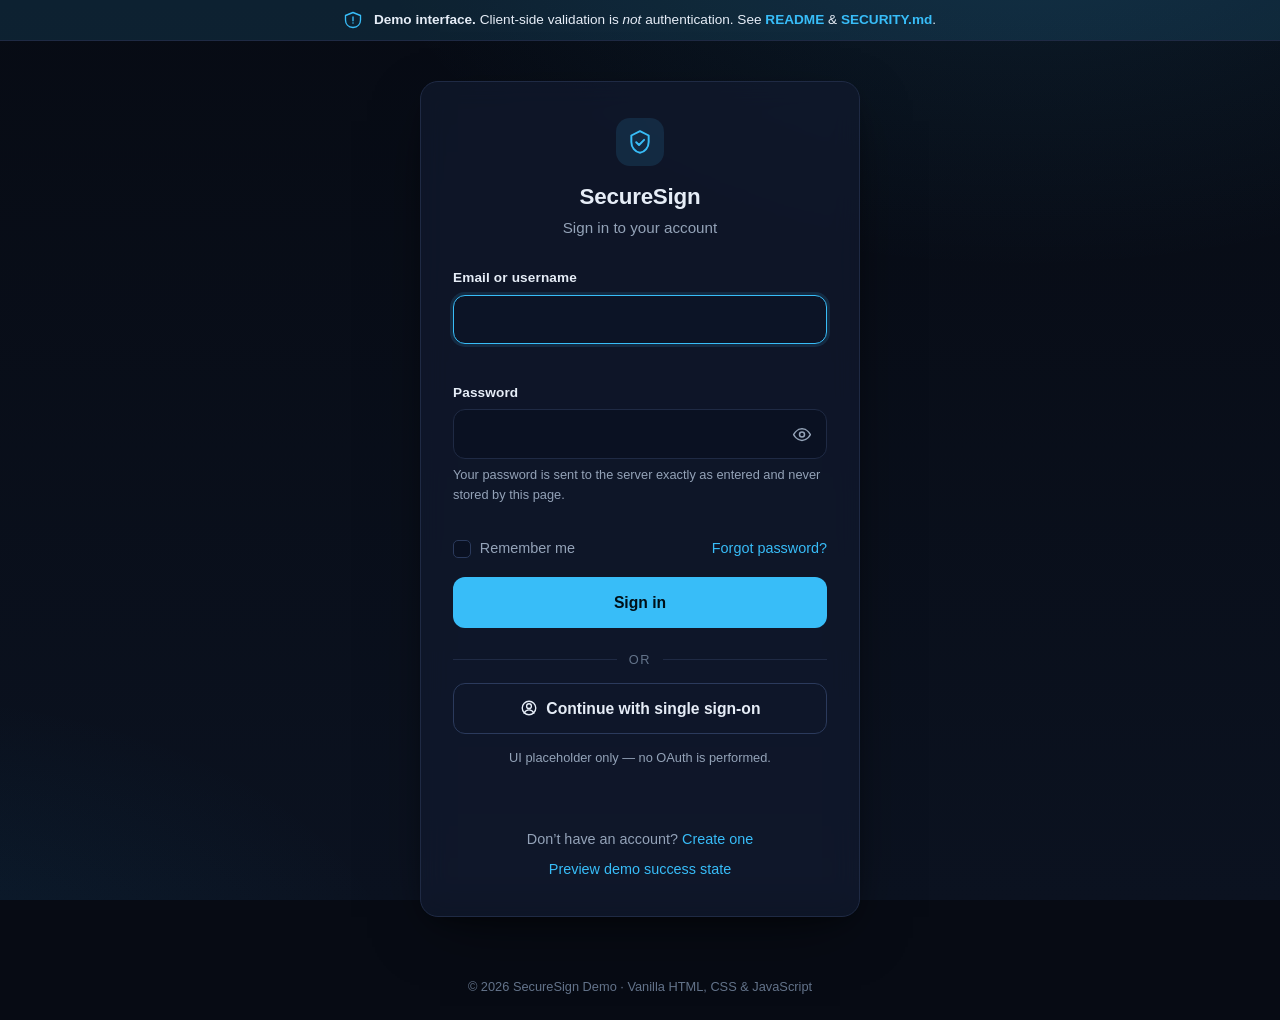
<file: src/index.html>
<!DOCTYPE html>
<html lang="en">

<head>
  <meta charset="UTF-8" />
  <meta name="viewport" content="width=device-width, initial-scale=1, viewport-fit=cover" />
  <meta name="color-scheme" content="dark" />
  <meta name="description"
    content="SecureSign — a modern, accessible, frontend-only login page demo built with vanilla HTML, CSS, and JavaScript." />
  <meta name="referrer" content="strict-origin-when-cross-origin" />
  <meta http-equiv="X-Content-Type-Options" content="nosniff" />

  <title>Sign in — SecureSign Demo</title>

  <link rel="stylesheet" href="./css/Styles.css" />
</head>

<body>
  <a class="skip-link" href="#login-form">
    Skip to sign-in form
  </a>

  <div class="demo-banner" role="note" aria-label="Demo notice">
    <svg class="demo-banner__icon" viewBox="0 0 24 24" aria-hidden="true" focusable="false">
      <path d="M12 2 2 6v6c0 5 3.5 9.5 10 10 6.5-.5 10-5 10-10V6L12 2Z" fill="none" stroke="currentColor"
        stroke-width="1.8" stroke-linejoin="round" />
      <path d="M12 8v5" stroke="currentColor" stroke-width="1.8" stroke-linecap="round" />
      <circle cx="12" cy="16" r="1" fill="currentColor" />
    </svg>

    <p>
      <strong>Demo interface.</strong>
      Client-side validation is <em>not</em> authentication.
      See
      <a href="../README.md">README</a>
      &amp;
      <a href="../SECURITY.md">SECURITY.md</a>.
    </p>
  </div>

  <main class="auth">
    <section class="card" aria-labelledby="login-title">

      <header class="brand">
        <span class="brand__mark" aria-hidden="true">
          <svg viewBox="0 0 24 24" focusable="false">
            <path d="M12 2 4 6v6c0 5 3.5 9.4 8 10 4.5-.6 8-5 8-10V6L12 2Z" fill="none" stroke="currentColor"
              stroke-width="1.8" stroke-linejoin="round" />
            <path d="m8.5 12.2 2.6 2.6L15.8 10" fill="none" stroke="currentColor" stroke-width="1.8"
              stroke-linecap="round" stroke-linejoin="round" />
          </svg>
        </span>

        <h1 id="login-title" class="brand__title">
          SecureSign
        </h1>

        <p class="brand__subtitle">
          Sign in to your account
        </p>
      </header>

      <form id="login-form" class="form" novalidate aria-describedby="form-status">

        <!-- Username / Email -->
        <div class="field">
          <label for="username" class="field__label">
            Email or username
          </label>

          <input id="username" name="username" type="text" class="field__input" autocomplete="username"
            spellcheck="false" autocapitalize="none" autocorrect="off" inputmode="email" required maxlength="254"
            aria-invalid="false" aria-describedby="username-error" />

          <p id="username-error" class="field__error" role="alert" aria-live="polite"></p>
        </div>

        <!-- Password -->
        <div class="field">
          <label for="password" class="field__label">
            Password
          </label>

          <div class="field__password">
            <input id="password" name="password" type="password" class="field__input" autocomplete="current-password"
              required maxlength="128" aria-invalid="false" aria-describedby="password-help password-error" />

            <button type="button" id="toggle-password" class="field__toggle" aria-label="Show password"
              aria-pressed="false" aria-controls="password">
              <svg class="icon icon--eye" viewBox="0 0 24 24" aria-hidden="true" focusable="false">
                <path d="M2 12s3.5-7 10-7 10 7 10 7-3.5 7-10 7S2 12 2 12Z" fill="none" stroke="currentColor"
                  stroke-width="1.8" stroke-linejoin="round" />
                <circle cx="12" cy="12" r="3" fill="none" stroke="currentColor" stroke-width="1.8" />
              </svg>

              <svg class="icon icon--eye-off" viewBox="0 0 24 24" aria-hidden="true" focusable="false">
                <path d="M3 3l18 18" stroke="currentColor" stroke-width="1.8" stroke-linecap="round" />
                <path
                  d="M10.6 6.2A10.7 10.7 0 0 1 12 6c6.5 0 10 7 10 7a17.6 17.6 0 0 1-3.2 4M6.6 6.6C3.7 8.5 2 12 2 12s3.5 7 10 7c1.8 0 3.4-.5 4.8-1.2"
                  fill="none" stroke="currentColor" stroke-width="1.8" stroke-linejoin="round" />
                <path d="M9.9 9.9a3 3 0 0 0 4.2 4.2" fill="none" stroke="currentColor" stroke-width="1.8" />
              </svg>
            </button>
          </div>

          <p id="password-help" class="field__help">
            Your password is sent to the server exactly as entered
            and never stored by this page.
          </p>

          <p id="password-error" class="field__error" role="alert" aria-live="polite"></p>
        </div>

        <!-- Remember / Forgot -->
        <div class="form__row">
          <label class="checkbox">
            <input type="checkbox" name="remember" id="remember" />

            <span class="checkbox__box" aria-hidden="true">
              <svg viewBox="0 0 24 24" focusable="false">
                <path d="m5 12 4 4 10-10" fill="none" stroke="currentColor" stroke-width="2.4" stroke-linecap="round"
                  stroke-linejoin="round" />
              </svg>
            </span>

            <span class="checkbox__label">
              Remember me
            </span>
          </label>

          <a href="#forgot" class="link" id="forgot-link">
            Forgot password?
          </a>
        </div>

        <!-- Submit -->
        <button type="submit" id="submit-btn" class="btn btn--primary">
          <span class="btn__label">
            Sign in
          </span>

          <span class="btn__spinner" aria-hidden="true"></span>
        </button>

        <!-- Divider -->
        <div class="divider" role="separator" aria-label="Or use another method">
          <span>or</span>
        </div>

        <!-- SSO -->
        <button type="button" id="sso-btn" class="btn btn--secondary" aria-describedby="sso-note">
          <span class="btn__icon" aria-hidden="true">
            <svg viewBox="0 0 24 24" focusable="false">
              <circle cx="12" cy="12" r="9" fill="none" stroke="currentColor" stroke-width="1.8" />
              <circle cx="12" cy="9.5" r="3.2" fill="none" stroke="currentColor" stroke-width="1.8" />
              <path d="M5.5 19c1.4-3 4-4.5 6.5-4.5s5.1 1.5 6.5 4.5" fill="none" stroke="currentColor" stroke-width="1.8"
                stroke-linecap="round" />
            </svg>
          </span>

          <span>
            Continue with single sign-on
          </span>
        </button>

        <p id="sso-note" class="field__help sso-note">
          UI placeholder only &mdash; no OAuth is performed.
        </p>

        <!-- Status -->
        <p id="form-status" class="status" role="status" aria-live="polite"></p>
      </form>

      <!-- Success panel -->
      <section id="success-panel" class="success-panel" role="status" aria-live="polite" hidden>
        <div class="success-panel__icon" aria-hidden="true">
          <svg viewBox="0 0 24 24" focusable="false">
            <path d="m5 12 4 4 10-10" fill="none" stroke="currentColor" stroke-width="2.4" stroke-linecap="round"
              stroke-linejoin="round" />
          </svg>
        </div>

        <h2 class="success-panel__title">
          Signed in (demo state)
        </h2>

        <p class="success-panel__text">
          No real session was created. In production this view
          would be reached only after the backend verified
          credentials over HTTPS.
        </p>

        <button type="button" id="reset-demo" class="btn btn--secondary">
          Reset demo
        </button>
      </section>

      <p class="footnote">
        Don&rsquo;t have an account?
        <a href="./signup.html" class="link">
          Create one
        </a>
      </p>

      <button type="button" id="demo-success" class="demo-preview"
        aria-label="Preview demo success state (UI only, not authentication)">
        Preview demo success state
      </button>
    </section>
  </main>

  <footer class="page-footer">
    <p>
      &copy; 2026 SecureSign Demo &middot;
      Vanilla HTML, CSS &amp; JavaScript
    </p>
  </footer>

  <script src="./js/app.js" defer></script>
</body>

</html>
</file>
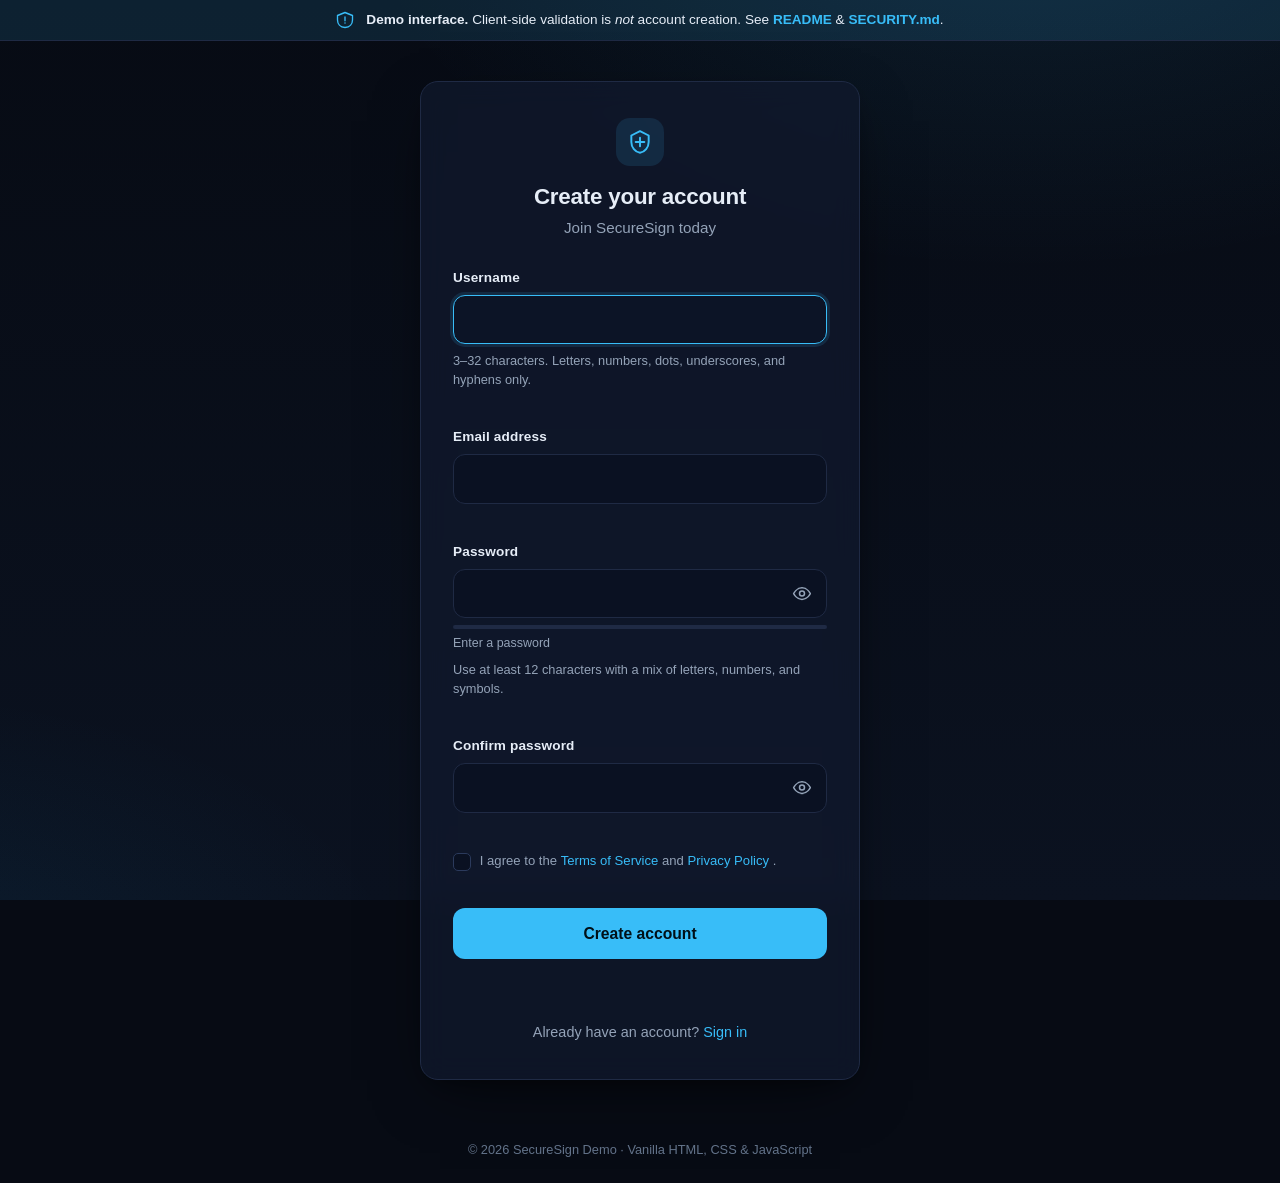
<file: src/signup.html>
<!DOCTYPE html>
<html lang="en">

<head>
  <meta charset="UTF-8" />
  <meta name="viewport" content="width=device-width, initial-scale=1, viewport-fit=cover" />
  <meta name="color-scheme" content="dark" />
  <meta name="description"
    content="SecureSign — a modern, accessible, frontend-only account creation demo built with vanilla HTML, CSS, and JavaScript." />
  <meta name="referrer" content="strict-origin-when-cross-origin" />
  <meta http-equiv="X-Content-Type-Options" content="nosniff" />

  <title>Create account — SecureSign Demo</title>

  <link rel="stylesheet" href="./css/Styles.css" />
</head>

<body>

  <a class="skip-link" href="#signup-form">
    Skip to sign-up form
  </a>


  <!-- Demo Notice -->

  <div class="demo-banner" role="note" aria-label="Demo notice">
    <svg class="demo-banner__icon" viewBox="0 0 24 24" aria-hidden="true" focusable="false">
      <path d="M12 2 2 6v6c0 5 3.5 9.5 10 10 6.5-.5 10-5 10-10V6L12 2Z" fill="none" stroke="currentColor"
        stroke-width="1.8" stroke-linejoin="round" />

      <path d="M12 8v5" stroke="currentColor" stroke-width="1.8" stroke-linecap="round" />

      <circle cx="12" cy="16" r="1" fill="currentColor" />
    </svg>

    <p>
      <strong>Demo interface.</strong>
      Client-side validation is
      <em>not</em> account creation.
      See
      <a href="../README.md">README</a>
      &amp;
      <a href="../SECURITY.md">SECURITY.md</a>.
    </p>
  </div>


  <!-- Main -->

  <main class="auth">

    <section class="card" aria-labelledby="signup-title">

      <!-- Brand -->

      <header class="brand">

        <span class="brand__mark" aria-hidden="true">
          <svg viewBox="0 0 24 24" focusable="false">
            <path d="M12 2 4 6v6c0 5 3.5 9.4 8 10 4.5-.6 8-5 8-10V6L12 2Z" fill="none" stroke="currentColor"
              stroke-width="1.8" stroke-linejoin="round" />

            <path d="M12 8v8" fill="none" stroke="currentColor" stroke-width="1.8" stroke-linecap="round" />

            <path d="M8 12h8" fill="none" stroke="currentColor" stroke-width="1.8" stroke-linecap="round" />
          </svg>
        </span>

        <h1 id="signup-title" class="brand__title">
          Create your account
        </h1>

        <p class="brand__subtitle">
          Join SecureSign today
        </p>

      </header>


      <!-- Sign Up Form -->

      <form id="signup-form" class="form" novalidate aria-describedby="form-status">


        <!-- Username -->

        <div class="field">

          <label for="username" class="field__label">
            Username
          </label>

          <input id="username" name="username" type="text" class="field__input" autocomplete="username"
            spellcheck="false" autocapitalize="none" autocorrect="off" required minlength="3" maxlength="32"
            pattern="[A-Za-z0-9._-]+" aria-invalid="false" aria-describedby="username-help username-error" />

          <p id="username-help" class="field__help">
            3–32 characters. Letters, numbers, dots,
            underscores, and hyphens only.
          </p>

          <p id="username-error" class="field__error" role="alert" aria-live="polite"></p>

        </div>


        <!-- Email -->

        <div class="field">

          <label for="email" class="field__label">
            Email address
          </label>

          <input id="email" name="email" type="email" class="field__input" autocomplete="email" spellcheck="false"
            autocapitalize="none" autocorrect="off" inputmode="email" required maxlength="254" aria-invalid="false"
            aria-describedby="email-error" />

          <p id="email-error" class="field__error" role="alert" aria-live="polite"></p>

        </div>


        <!-- Password -->

        <div class="field">

          <label for="password" class="field__label">
            Password
          </label>

          <div class="field__password">

            <input id="password" name="password" type="password" class="field__input" autocomplete="new-password"
              required minlength="12" maxlength="128" aria-invalid="false"
              aria-describedby="password-help password-strength password-error" />

            <button type="button" id="toggle-password" class="field__toggle" aria-label="Show password"
              aria-pressed="false" aria-controls="password">

              <svg class="icon icon--eye" viewBox="0 0 24 24" aria-hidden="true" focusable="false">
                <path d="M2 12s3.5-7 10-7 10 7 10 7-3.5 7-10 7S2 12 2 12Z" fill="none" stroke="currentColor"
                  stroke-width="1.8" stroke-linejoin="round" />

                <circle cx="12" cy="12" r="3" fill="none" stroke="currentColor" stroke-width="1.8" />
              </svg>

              <svg class="icon icon--eye-off" viewBox="0 0 24 24" aria-hidden="true" focusable="false">
                <path d="M3 3l18 18" stroke="currentColor" stroke-width="1.8" stroke-linecap="round" />

                <path
                  d="M10.6 6.2A10.7 10.7 0 0 1 12 6c6.5 0 10 7 10 7a17.6 17.6 0 0 1-3.2 4M6.6 6.6C3.7 8.5 2 12 2 12s3.5 7 10 7c1.8 0 3.4-.5 4.8-1.2"
                  fill="none" stroke="currentColor" stroke-width="1.8" stroke-linejoin="round" />

                <path d="M9.9 9.9a3 3 0 0 0 4.2 4.2" fill="none" stroke="currentColor" stroke-width="1.8" />
              </svg>

            </button>

          </div>


          <!-- Password strength -->

          <div id="password-strength" class="password-strength" aria-live="polite">

            <div class="password-strength__bar" aria-hidden="true">
              <span class="password-strength__fill" id="password-strength-fill"></span>
            </div>

            <span class="password-strength__label" id="password-strength-label">
              Enter a password
            </span>

          </div>


          <p id="password-help" class="field__help">
            Use at least 12 characters with a mix of
            letters, numbers, and symbols.
          </p>

          <p id="password-error" class="field__error" role="alert" aria-live="polite"></p>

        </div>


        <!-- Confirm Password -->

        <div class="field">

          <label for="confirm-password" class="field__label">
            Confirm password
          </label>

          <div class="field__password">

            <input id="confirm-password" name="confirmPassword" type="password" class="field__input"
              autocomplete="new-password" required maxlength="128" aria-invalid="false"
              aria-describedby="confirm-password-error" />

            <button type="button" id="toggle-confirm-password" class="field__toggle" aria-label="Show password"
              aria-pressed="false" aria-controls="confirm-password">

              <svg class="icon icon--eye" viewBox="0 0 24 24" aria-hidden="true" focusable="false">
                <path d="M2 12s3.5-7 10-7 10 7 10 7-3.5 7-10 7S2 12 2 12Z" fill="none" stroke="currentColor"
                  stroke-width="1.8" stroke-linejoin="round" />

                <circle cx="12" cy="12" r="3" fill="none" stroke="currentColor" stroke-width="1.8" />
              </svg>

              <svg class="icon icon--eye-off" viewBox="0 0 24 24" aria-hidden="true" focusable="false">
                <path d="M3 3l18 18" stroke="currentColor" stroke-width="1.8" stroke-linecap="round" />

                <path
                  d="M10.6 6.2A10.7 10.7 0 0 1 12 6c6.5 0 10 7 10 7a17.6 17.6 0 0 1-3.2 4M6.6 6.6C3.7 8.5 2 12 2 12s3.5 7 10 7c1.8 0 3.4-.5 4.8-1.2"
                  fill="none" stroke="currentColor" stroke-width="1.8" stroke-linejoin="round" />

                <path d="M9.9 9.9a3 3 0 0 0 4.2 4.2" fill="none" stroke="currentColor" stroke-width="1.8" />
              </svg>

            </button>

          </div>

          <p id="confirm-password-error" class="field__error" role="alert" aria-live="polite"></p>

        </div>


        <!-- Terms -->

        <label class="checkbox checkbox--terms">

          <input type="checkbox" name="terms" id="terms" required aria-describedby="terms-error" />

          <span class="checkbox__box" aria-hidden="true">
            <svg viewBox="0 0 24 24" focusable="false">
              <path d="m5 12 4 4 10-10" fill="none" stroke="currentColor" stroke-width="2.4" stroke-linecap="round"
                stroke-linejoin="round" />
            </svg>
          </span>

          <span class="checkbox__label">
            I agree to the
            <a href="#terms" class="link">
              Terms of Service
            </a>
            and
            <a href="#privacy" class="link">
              Privacy Policy
            </a>.
          </span>

        </label>

        <p id="terms-error" class="field__error checkbox-error" role="alert" aria-live="polite"></p>


        <!-- Submit -->

        <button type="submit" id="submit-btn" class="btn btn--primary">

          <span class="btn__label">
            Create account
          </span>

          <span class="btn__spinner" aria-hidden="true"></span>

        </button>


        <!-- Status -->

        <p id="form-status" class="status" role="status" aria-live="polite"></p>

      </form>


      <!-- Success -->

      <section id="success-panel" class="success-panel" role="status" aria-live="polite" hidden>

        <div class="success-panel__icon" aria-hidden="true">
          <svg viewBox="0 0 24 24" focusable="false">
            <path d="m5 12 4 4 10-10" fill="none" stroke="currentColor" stroke-width="2.4" stroke-linecap="round"
              stroke-linejoin="round" />
          </svg>
        </div>

        <h2 class="success-panel__title">
          Account created (demo state)
        </h2>

        <p class="success-panel__text">
          No real account was created.
          In production, the backend would securely
          validate the information and create the account.
        </p>

        <button type="button" id="reset-demo" class="btn btn--secondary">
          Create another demo account
        </button>

      </section>


      <!-- Login -->

      <p class="footnote">
        Already have an account?
        <a href="./index.html" class="link">
          Sign in
        </a>
      </p>

    </section>

  </main>


  <!-- Footer -->

  <footer class="page-footer">
    <p>
      &copy; 2026 SecureSign Demo &middot;
      Vanilla HTML, CSS &amp; JavaScript
    </p>
  </footer>


  <script src="./js/signup.js" defer></script>

</body>

</html>
</file>
<file: src/css/Styles.css>
/* ============================================================
   SecureSign — Login Page
   Vanilla CSS3. No frameworks, no external assets.
   ============================================================ */


/* ---------- Tokens ---------- */

:root {
  /* Surfaces */
  --bg-0: #070b14;
  --bg-1: #0b1220;
  --bg-2: #111a2e;
  --bg-card: rgba(17, 26, 46, 0.72);
  --bg-input: #0a1122;

  --border: #1f2a44;
  --border-strong: #2b3a5c;

  /* Text */
  --text: #e6edf7;
  --text-muted: #94a3b8;
  --text-dim: #64748b;

  /* Brand */
  --accent: #38bdf8;
  --accent-strong: #0ea5e9;
  --accent-soft: rgba(56, 189, 248, 0.12);

  /* Status */
  --danger: #f87171;
  --danger-soft: rgba(248, 113, 113, 0.12);

  --success: #34d399;
  --success-soft: rgba(52, 211, 153, 0.12);

  --warning: #fbbf24;

  /* Sizing */
  --radius-sm: 6px;
  --radius: 12px;
  --radius-lg: 18px;

  --shadow:
    0 20px 60px -20px rgba(0, 0, 0, 0.65),
    0 8px 24px -12px rgba(0, 0, 0, 0.5);

  --transition: 180ms cubic-bezier(0.4, 0, 0.2, 1);

  /* Typography */
  --font-sans:
    -apple-system,
    BlinkMacSystemFont,
    "Segoe UI",
    Roboto,
    "Helvetica Neue",
    Arial,
    "Noto Sans",
    sans-serif;

  --font-mono:
    ui-monospace,
    SFMono-Regular,
    "SF Mono",
    Menlo,
    Consolas,
    monospace;
}


/* ---------- Base ---------- */

*,
*::before,
*::after {
  box-sizing: border-box;
}

html,
body {
  height: 100%;
}

html {
  scroll-behavior: smooth;
}

body {
  margin: 0;
  font-family: var(--font-sans);
  color: var(--text);

  background: var(--bg-0);

  background-image:
    radial-gradient(1100px 600px at 80% -10%,
      rgba(56, 189, 248, 0.10),
      transparent 60%),
    radial-gradient(900px 500px at -10% 110%,
      rgba(14, 165, 233, 0.08),
      transparent 60%),
    linear-gradient(180deg,
      var(--bg-0) 0%,
      var(--bg-1) 100%);

  background-attachment: fixed;

  -webkit-font-smoothing: antialiased;

  line-height: 1.5;

  display: flex;
  flex-direction: column;

  min-height: 100vh;
}

button,
input {
  font: inherit;
}

button {
  -webkit-tap-highlight-color: transparent;
}

a {
  color: var(--accent);
  text-decoration: none;
}

a:hover {
  color: var(--accent-strong);
  text-decoration: underline;
}

a:focus-visible {
  outline: 2px solid var(--accent);
  outline-offset: 2px;
  border-radius: 2px;
}


/* ---------- Skip link ---------- */

.skip-link {
  position: absolute;
  left: -9999px;
  top: 0;

  background: var(--accent);
  color: #001018;

  padding: .65rem 1rem;

  border-radius:
    0 0 var(--radius-sm) var(--radius-sm);

  font-weight: 600;

  z-index: 1000;
}

.skip-link:focus {
  left: 1rem;
  top: 1rem;
}


/* ---------- Demo banner ---------- */

.demo-banner {
  display: flex;
  gap: .75rem;

  align-items: center;
  justify-content: center;

  background: var(--accent-soft);

  color: var(--text);

  border-bottom: 1px solid var(--border);

  padding: .6rem 1rem;

  font-size: .85rem;

  text-align: center;
}

.demo-banner p {
  margin: 0;
}

.demo-banner a {
  color: var(--accent);
  font-weight: 600;
}

.demo-banner__icon {
  width: 18px;
  height: 18px;

  color: var(--accent);

  flex-shrink: 0;
}


/* ---------- Layout ---------- */

.auth {
  flex: 1;

  display: flex;

  align-items: center;
  justify-content: center;

  padding: 2.5rem 1rem;
}

.card {
  width: 100%;
  max-width: 440px;

  background: var(--bg-card);

  backdrop-filter: blur(14px);
  -webkit-backdrop-filter: blur(14px);

  border: 1px solid var(--border);

  border-radius: var(--radius-lg);

  padding: 2.25rem 2rem;

  box-shadow: var(--shadow);

  animation:
    cardIn 420ms cubic-bezier(0.16, 1, 0.3, 1) both;
}

@keyframes cardIn {
  from {
    opacity: 0;
    transform: translateY(12px) scale(.985);
  }

  to {
    opacity: 1;
    transform: translateY(0) scale(1);
  }
}


/* ---------- Brand ---------- */

.brand {
  text-align: center;
  margin-bottom: 1.75rem;
}

.brand__mark {
  display: inline-flex;

  width: 48px;
  height: 48px;

  border-radius: 14px;

  background: var(--accent-soft);
  color: var(--accent);

  align-items: center;
  justify-content: center;

  margin-bottom: .85rem;
}

.brand__mark svg {
  width: 26px;
  height: 26px;
}

.brand__title {
  margin: 0;

  font-size: 1.4rem;

  letter-spacing: -.01em;

  font-weight: 700;
}

.brand__subtitle {
  margin: .25rem 0 0;

  color: var(--text-muted);

  font-size: .95rem;
}


/* ---------- Form ---------- */

.form {
  display: flex;
  flex-direction: column;

  gap: 1.1rem;
}

.field {
  display: flex;
  flex-direction: column;

  gap: .4rem;
}

.field__label {
  font-size: .85rem;

  font-weight: 600;

  color: var(--text);

  letter-spacing: .01em;
}

.field__input {
  width: 100%;

  font: inherit;
  font-size: .98rem;

  color: var(--text);

  background: var(--bg-input);

  border: 1px solid var(--border);

  border-radius: var(--radius);

  padding: .75rem .9rem;

  transition:
    border-color var(--transition),
    box-shadow var(--transition),
    background var(--transition);

  outline: none;
}

.field__input::placeholder {
  color: var(--text-dim);
}

.field__input:hover {
  border-color: var(--border-strong);
}

.field__input:focus-visible {
  border-color: var(--accent);

  box-shadow:
    0 0 0 3px var(--accent-soft);

  background: #0c1426;
}

.field__input.is-invalid {
  border-color: var(--danger);

  box-shadow:
    0 0 0 3px var(--danger-soft);
}

.field__input.is-invalid:focus-visible {
  border-color: var(--danger);

  box-shadow:
    0 0 0 3px var(--danger-soft);
}

.field__help {
  margin: 0;

  font-size: .8rem;

  color: var(--text-muted);
}

.field__error {
  margin: 0;

  min-height: 1.1em;

  font-size: .82rem;

  color: var(--danger);

  font-weight: 500;
}


/* ---------- Password field ---------- */

.field__password {
  position: relative;
}

.field__password .field__input {
  padding-right: 2.75rem;
}

.field__toggle {
  position: absolute;

  top: 50%;
  right: .55rem;

  transform: translateY(-50%);

  background: transparent;

  border: 0;

  padding: .4rem;

  color: var(--text-muted);

  border-radius: 8px;

  cursor: pointer;

  display: inline-flex;

  align-items: center;
  justify-content: center;

  transition:
    color var(--transition),
    background var(--transition);
}

.field__toggle:hover {
  color: var(--text);

  background: rgba(255, 255, 255, .04);
}

.field__toggle:focus-visible {
  outline: 2px solid var(--accent);
  outline-offset: 1px;
}

.field__toggle .icon {
  width: 20px;
  height: 20px;
}

.field__toggle .icon--eye-off {
  display: none;
}

.field__toggle[aria-pressed="true"] .icon--eye {
  display: none;
}

.field__toggle[aria-pressed="true"] .icon--eye-off {
  display: block;
}


/* ---------- Form row ---------- */

.form__row {
  display: flex;

  align-items: center;
  justify-content: space-between;

  gap: 1rem;

  flex-wrap: wrap;

  margin-top: -.25rem;
}

.link {
  font-size: .9rem;
  font-weight: 500;
}


/* ---------- Checkbox ---------- */

.checkbox {
  display: inline-flex;

  align-items: center;

  gap: .55rem;

  cursor: pointer;

  font-size: .9rem;

  color: var(--text-muted);

  user-select: none;
}

.checkbox input {
  position: absolute;

  opacity: 0;

  pointer-events: none;
}

.checkbox__box {
  width: 18px;
  height: 18px;

  border-radius: 5px;

  border: 1.5px solid var(--border-strong);

  background: var(--bg-input);

  display: inline-flex;

  align-items: center;
  justify-content: center;

  color: #001018;

  transition:
    background var(--transition),
    border-color var(--transition);
}

.checkbox__box svg {
  width: 14px;
  height: 14px;

  opacity: 0;

  transition:
    opacity var(--transition);
}

.checkbox input:checked+.checkbox__box {
  background: var(--accent);
  border-color: var(--accent);
}

.checkbox input:checked+.checkbox__box svg {
  opacity: 1;
}

.checkbox input:focus-visible+.checkbox__box {
  outline: 2px solid var(--accent);
  outline-offset: 2px;
}


/* ---------- Buttons ---------- */

.btn {
  position: relative;

  display: inline-flex;

  align-items: center;
  justify-content: center;

  gap: .55rem;

  width: 100%;

  font: inherit;

  font-size: .98rem;

  font-weight: 600;

  padding: .8rem 1rem;

  border-radius: var(--radius);

  border: 1px solid transparent;

  cursor: pointer;

  transition:
    background var(--transition),
    border-color var(--transition),
    transform var(--transition),
    color var(--transition),
    opacity var(--transition);
}

.btn:disabled {
  opacity: .65;

  cursor: not-allowed;
}

.btn:focus-visible {
  outline: 2px solid var(--accent);
  outline-offset: 2px;
}

.btn--primary {
  background: var(--accent);
  color: #001018;
}

.btn--primary:hover:not(:disabled) {
  background: var(--accent-strong);
}

.btn--primary:active:not(:disabled) {
  transform: translateY(1px);
}

.btn--secondary {
  background: transparent;

  color: var(--text);

  border-color: var(--border-strong);
}

.btn--secondary:hover:not(:disabled) {
  background: rgba(255, 255, 255, .04);

  border-color: var(--accent);
}

.btn--secondary:active:not(:disabled) {
  transform: translateY(1px);
}

.btn__icon {
  display: inline-flex;
}

.btn__icon svg {
  width: 18px;
  height: 18px;
}

.btn__spinner {
  display: none;

  width: 16px;
  height: 16px;

  border-radius: 50%;

  border: 2px solid rgba(0, 16, 24, .35);

  border-top-color: #001018;

  animation:
    spin 700ms linear infinite;
}

.btn.is-loading .btn__label {
  opacity: 0;
}

.btn.is-loading .btn__spinner {
  display: inline-block;

  position: absolute;
}

@keyframes spin {
  to {
    transform: rotate(360deg);
  }
}


/* ---------- Divider ---------- */

.divider {
  display: flex;

  align-items: center;

  gap: .75rem;

  color: var(--text-dim);

  font-size: .8rem;

  text-transform: uppercase;

  letter-spacing: .12em;

  margin: .25rem 0 -.25rem;
}

.divider::before,
.divider::after {
  content: "";

  flex: 1;

  height: 1px;

  background: var(--border);
}


/* ---------- SSO note ---------- */

.sso-note {
  text-align: center;
  margin-top: -.25rem;
}


/* ---------- Status ---------- */

.status {
  margin: .25rem 0 0;

  min-height: 1.2em;

  font-size: .88rem;

  text-align: center;

  font-weight: 500;

  color: var(--text-muted);
}

.status[data-state="error"] {
  color: var(--danger);
}

.status[data-state="success"] {
  color: var(--success);
}

.status[data-state="info"] {
  color: var(--accent);
}

.status[data-state="loading"] {
  color: var(--accent);
}


/* ---------- Success panel ---------- */

.success-panel {
  text-align: center;

  padding: 1.25rem 0 .25rem;

  animation:
    cardIn 320ms cubic-bezier(0.16, 1, 0.3, 1) both;
}

.success-panel[hidden] {
  display: none;
}

.success-panel__icon {
  width: 56px;
  height: 56px;

  border-radius: 50%;

  background: var(--success-soft);

  color: var(--success);

  display: inline-flex;

  align-items: center;
  justify-content: center;

  margin-bottom: .75rem;

  animation:
    pop 360ms cubic-bezier(0.34, 1.56, 0.64, 1) both;
}

.success-panel__icon svg {
  width: 28px;
  height: 28px;
}

.success-panel__title {
  margin: 0 0 .35rem;

  font-size: 1.15rem;
}

.success-panel__text {
  margin: 0 0 1rem;

  color: var(--text-muted);

  font-size: .92rem;
}

@keyframes pop {
  0% {
    transform: scale(.4);
    opacity: 0;
  }

  100% {
    transform: scale(1);
    opacity: 1;
  }
}


/* ---------- Footnote ---------- */

.footnote {
  margin: 1.5rem 0 0;

  text-align: center;

  color: var(--text-muted);

  font-size: .9rem;
}


/* ---------- Demo preview ---------- */

.demo-preview {
  display: block;

  margin: .5rem auto 0;

  padding: 0;

  border: 0;

  background: transparent;

  color: var(--accent);

  font: inherit;

  font-size: .9rem;

  cursor: pointer;

  transition:
    color var(--transition);
}

.demo-preview:hover {
  color: var(--accent-strong);

  text-decoration: underline;
}

.demo-preview:focus-visible {
  outline: 2px solid var(--accent);

  outline-offset: 3px;

  border-radius: 3px;
}


/* ---------- Footer ---------- */

.page-footer {
  padding: 1.25rem 1rem 1.5rem;

  text-align: center;

  color: var(--text-dim);

  font-size: .8rem;
}

.page-footer p {
  margin: 0;
}


/* ---------- Responsive ---------- */

@media (max-width: 480px) {
  .auth {
    padding: 1.25rem .9rem;
  }

  .card {
    padding: 1.75rem 1.25rem;

    border-radius: 14px;
  }

  .brand__title {
    font-size: 1.25rem;
  }

  .demo-banner {
    font-size: .8rem;

    padding: .55rem .75rem;
  }

  .demo-banner p {
    text-align: left;
  }
}


/* ---------- Accessibility ---------- */

@media (prefers-reduced-motion: reduce) {

  *,
  *::before,
  *::after {
    animation-duration: .001ms !important;

    animation-iteration-count: 1 !important;

    transition-duration: .001ms !important;

    scroll-behavior: auto !important;
  }
}


/* ---------- High contrast ---------- */

@media (prefers-contrast: more) {
  :root {
    --border: #4a5878;
    --border-strong: #6b7c9f;
    --text-muted: #cbd5e1;
  }
}

/* ---------- Sign Up Password Strength ---------- */

.password-strength {
  display: flex;
  flex-direction: column;
  gap: .35rem;
}

.password-strength__bar {
  width: 100%;
  height: 4px;

  overflow: hidden;

  border-radius: 999px;

  background: var(--border);
}

.password-strength__fill {
  display: block;

  width: 0;
  height: 100%;

  border-radius: inherit;

  background: var(--danger);

  transition:
    width var(--transition),
    background var(--transition);
}

.password-strength__fill[data-level="1"] {
  width: 25%;
  background: var(--danger);
}

.password-strength__fill[data-level="2"] {
  width: 50%;
  background: var(--warning);
}

.password-strength__fill[data-level="3"] {
  width: 75%;
  background: var(--accent);
}

.password-strength__fill[data-level="4"] {
  width: 100%;
  background: var(--success);
}

.password-strength__label {
  font-size: .78rem;
  color: var(--text-muted);
}


/* ---------- Terms ---------- */

.checkbox--terms {
  align-items: flex-start;
  line-height: 1.45;
}

.checkbox--terms .checkbox__box {
  flex-shrink: 0;
  margin-top: .1rem;
}

.checkbox--terms .checkbox__label {
  font-size: .82rem;
}

.checkbox--terms .link {
  font-size: inherit;
}

.checkbox-error {
  margin-top: -.75rem;
}


/* ---------- Hidden state ---------- */

[hidden] {
  display: none !important;
}


/* ---------- Sign Up Mobile ---------- */

@media (max-width: 480px) {
  .checkbox--terms .checkbox__label {
    font-size: .78rem;
  }

  .password-strength__label {
    font-size: .75rem;
  }
}
</file>
